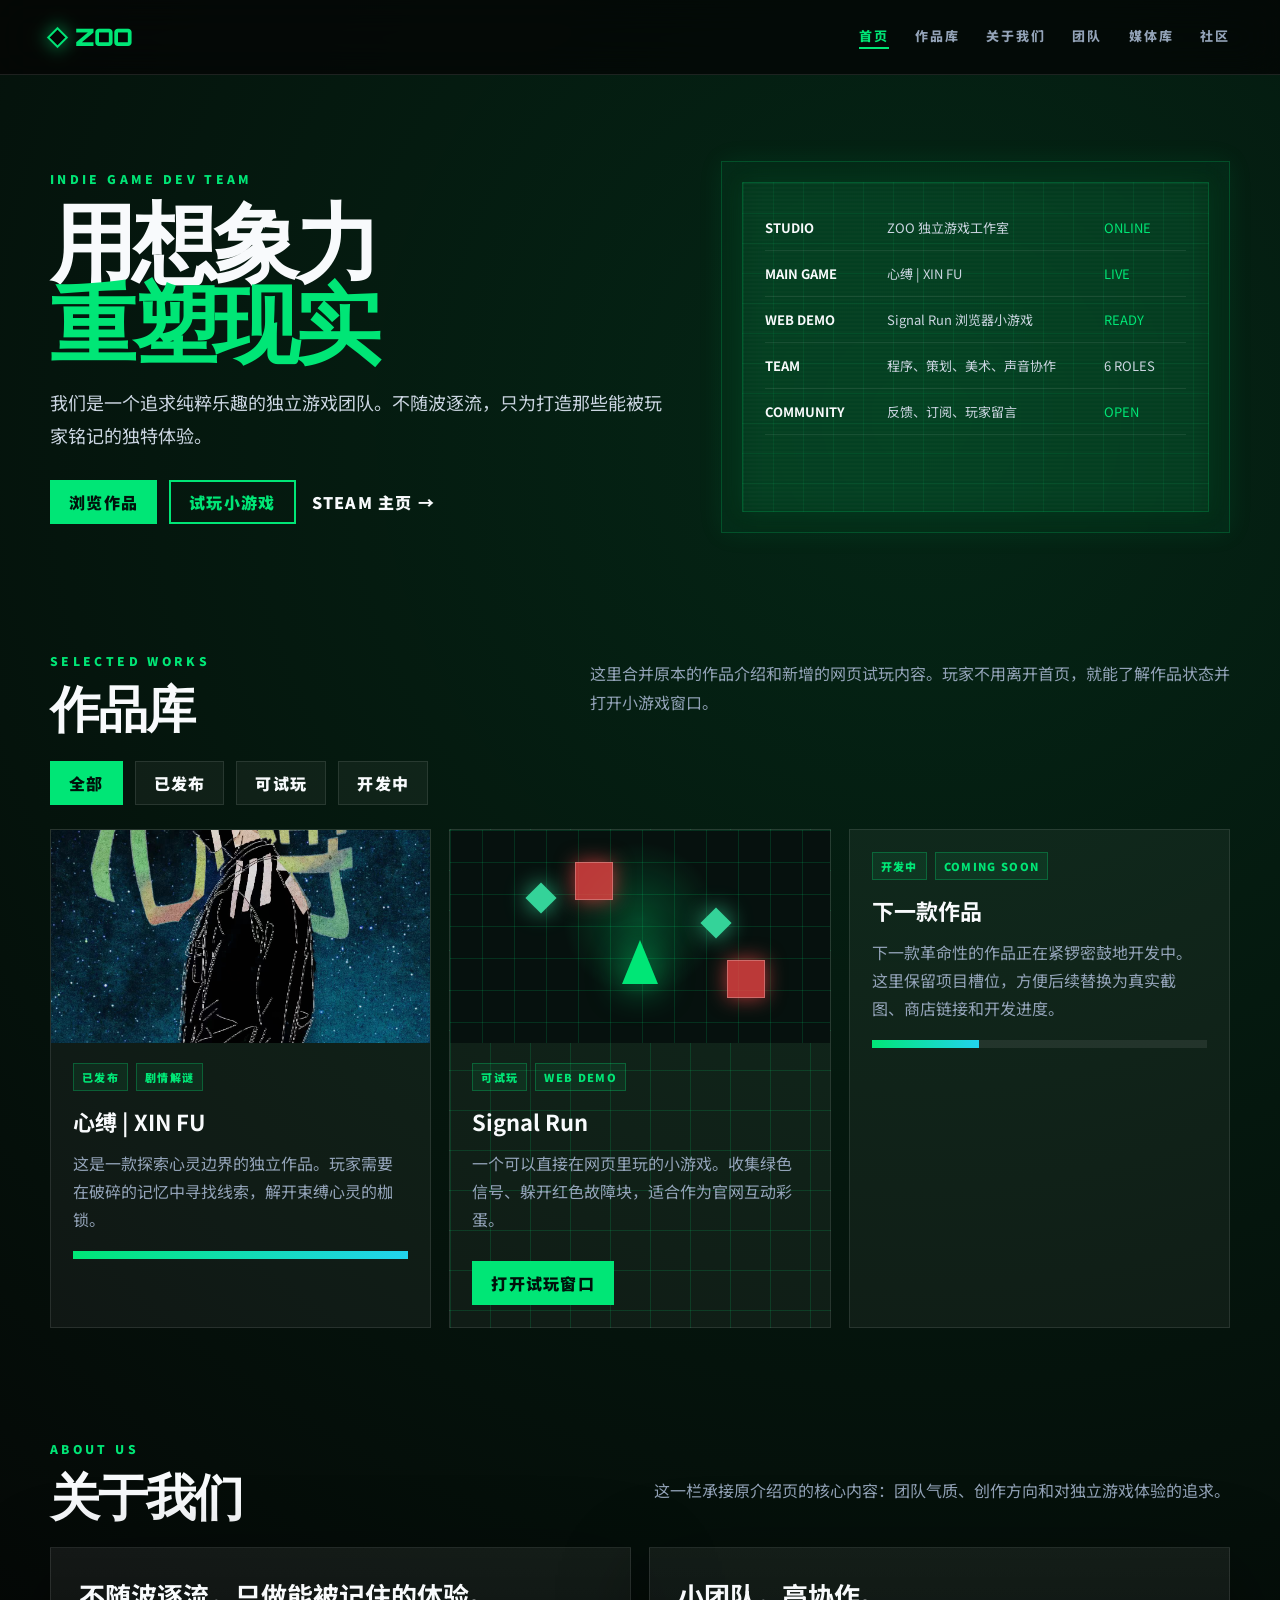
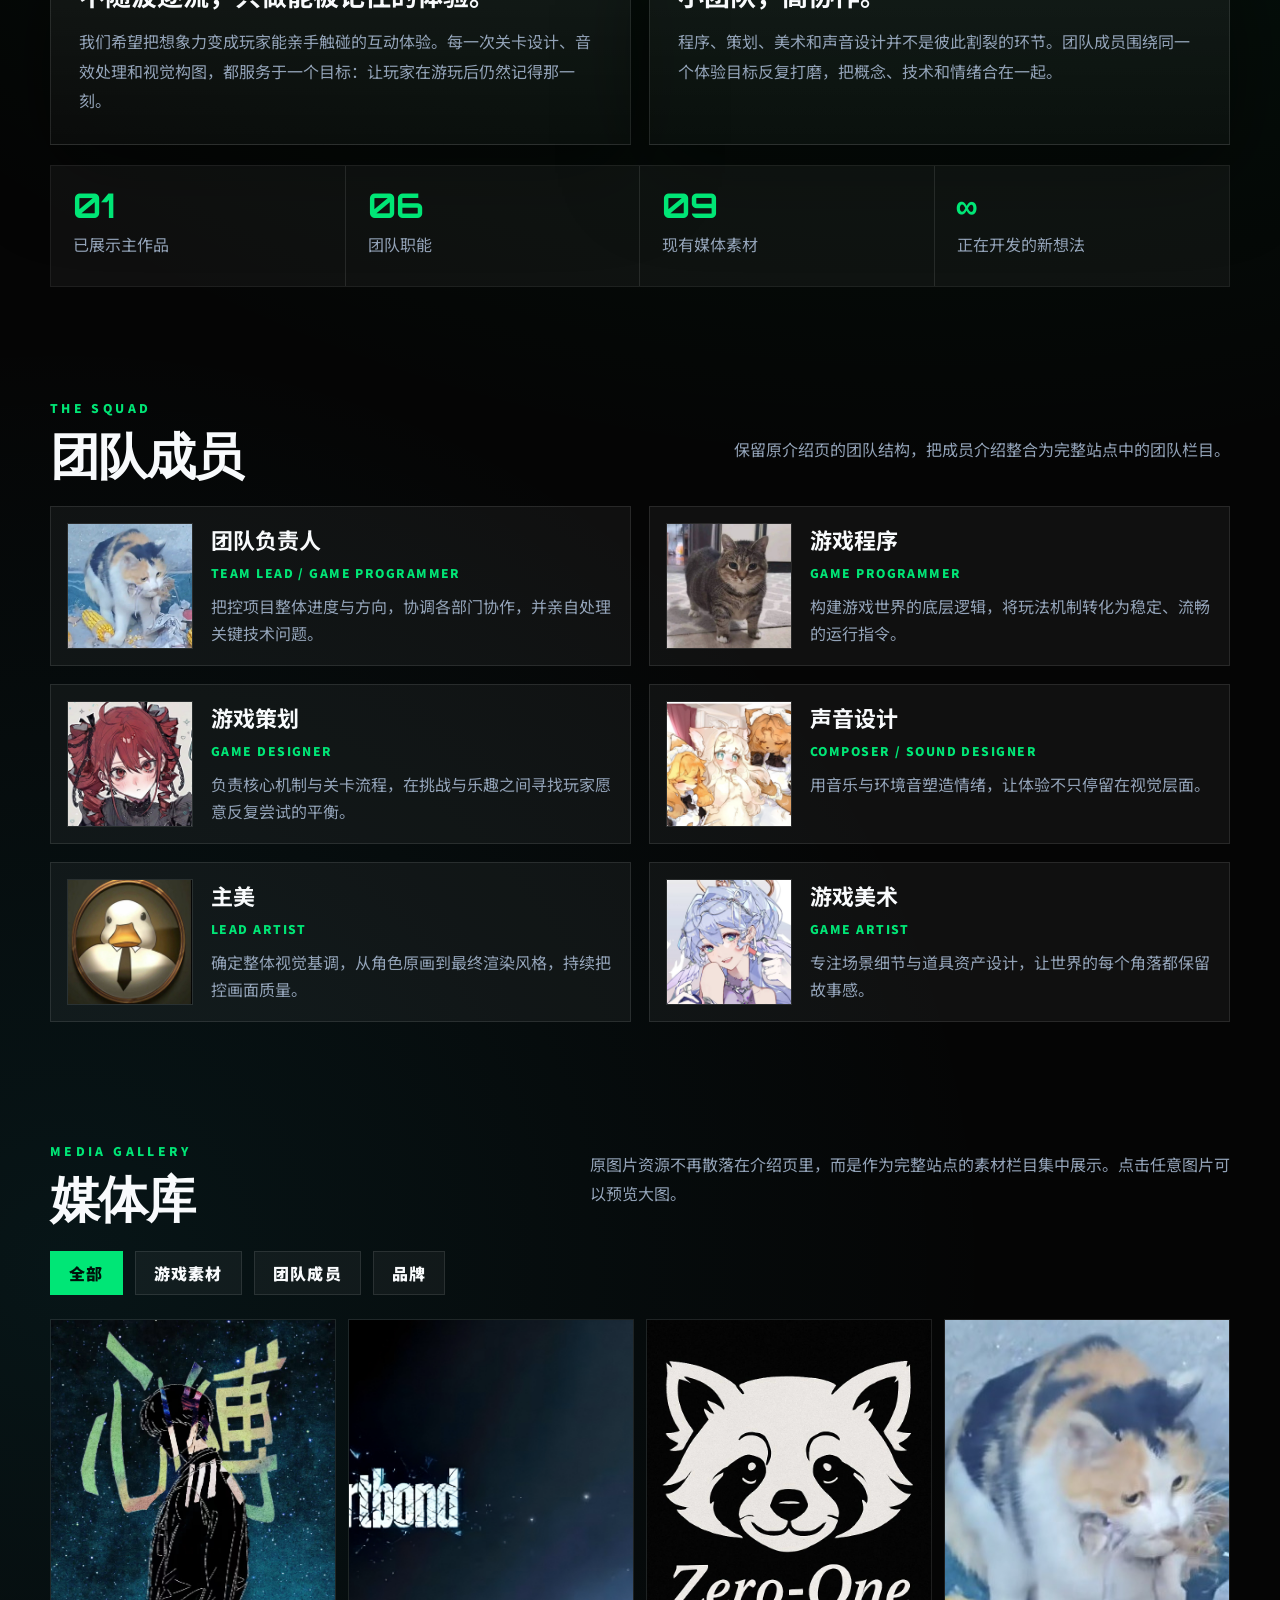
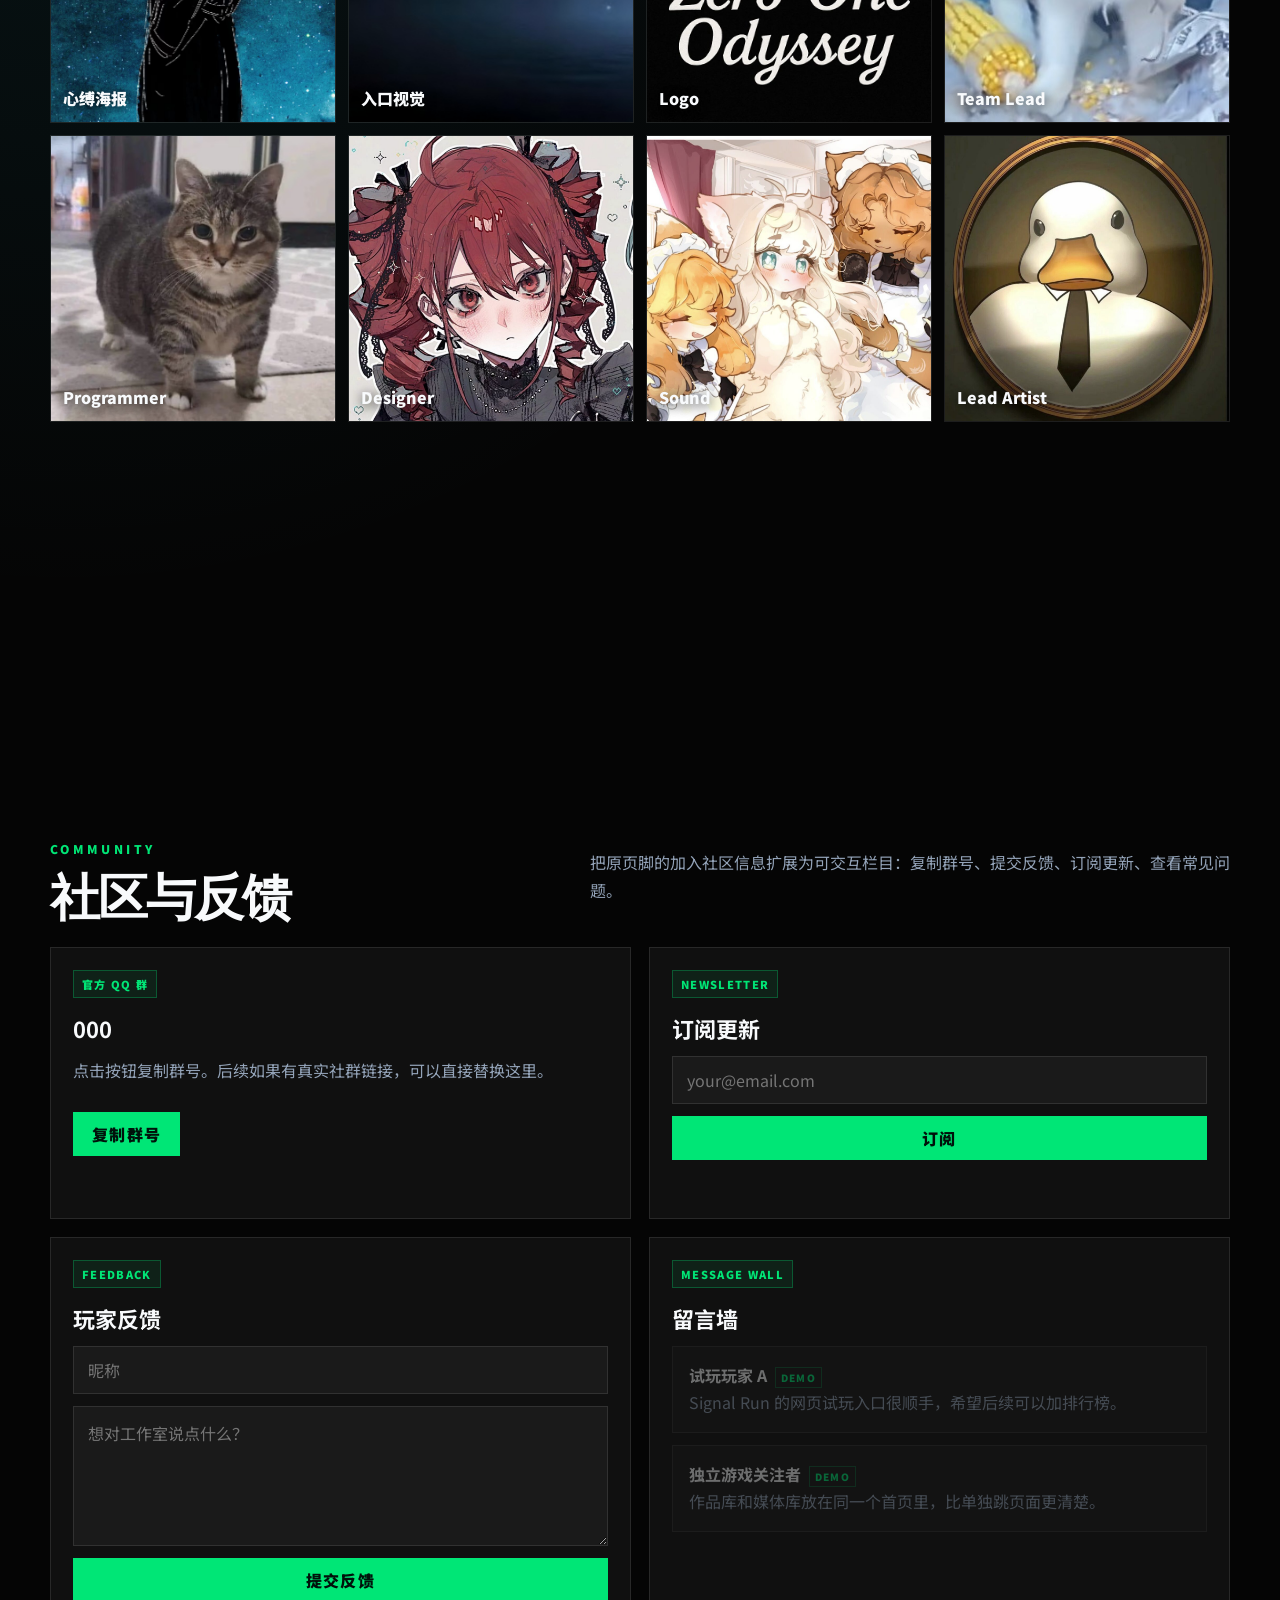
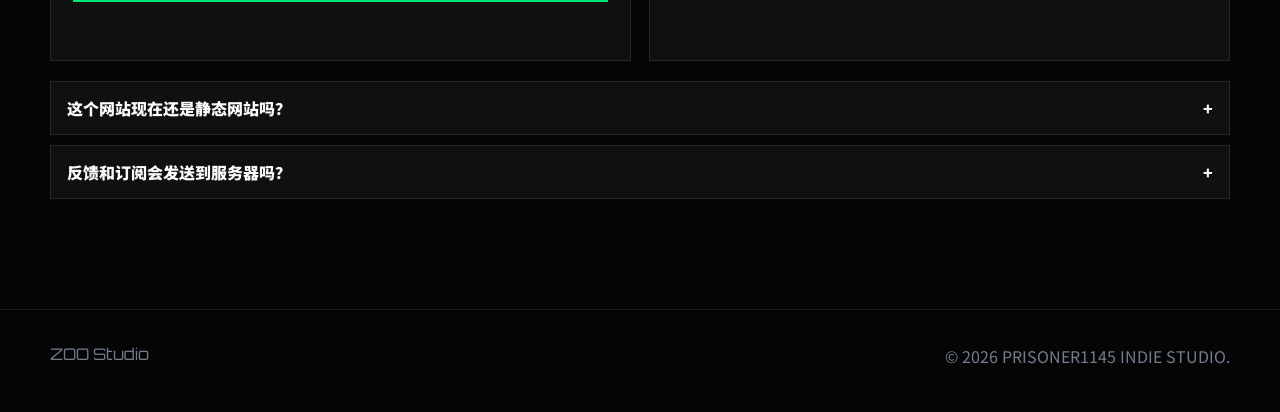
<file: index.html>
<!DOCTYPE html>
<html lang="zh-CN">
<head>
    <meta charset="UTF-8">
    <meta name="viewport" content="width=device-width, initial-scale=1.0">
    <title>ZOO 工作室 | 独立游戏团队</title>
    <link rel="stylesheet" href="./css/site.css">
</head>
<body>
    <div class="site-shell">
        <header class="site-header">
            <div class="site-header__inner">
                <a class="brand" href="#home"><span class="brand-mark"></span>ZOO</a>
                <button class="nav-toggle" type="button" data-nav-toggle aria-expanded="false">菜单</button>
                <nav class="site-nav" data-site-nav>
                    <a href="#home">首页</a>
                    <a href="#games">作品库</a>
                    <a href="#about">关于我们</a>
                    <a href="#team">团队</a>
                    <a href="#media">媒体库</a>
                    <a href="#community">社区</a>
                </nav>
            </div>
        </header>

        <main class="page-main">
            <section id="home" class="page-hero integrated-hero">
                <div data-reveal>
                    <p class="hero-kicker">Indie Game Dev Team</p>
                    <h1 class="page-title">用想象力<br><span>重塑现实</span></h1>
                    <p class="page-copy">我们是一个追求纯粹乐趣的独立游戏团队。不随波逐流，只为打造那些能被玩家铭记的独特体验。</p>
                    <div class="hero-actions">
                        <a class="button button--primary" href="#games">浏览作品</a>
                        <button class="button button--outline" type="button" data-open-mini-game>试玩小游戏</button>
                        <a class="button button--text" href="https://store.steampowered.com" target="_blank" rel="noopener">Steam 主页 →</a>
                    </div>
                </div>
                <aside class="hero-panel" data-reveal>
                    <div class="command-screen" aria-label="ZOO studio status panel">
                        <div class="screen-row"><strong>STUDIO</strong><span>ZOO 独立游戏工作室</span><span class="signal">ONLINE</span></div>
                        <div class="screen-row"><strong>MAIN GAME</strong><span>心缚 | XIN FU</span><span class="signal">LIVE</span></div>
                        <div class="screen-row"><strong>WEB DEMO</strong><span>Signal Run 浏览器小游戏</span><span class="signal">READY</span></div>
                        <div class="screen-row"><strong>TEAM</strong><span>程序、策划、美术、声音协作</span><span>6 ROLES</span></div>
                        <div class="screen-row"><strong>COMMUNITY</strong><span>反馈、订阅、玩家留言</span><span class="signal">OPEN</span></div>
                    </div>
                </aside>
            </section>

            <section id="games" class="section" data-filter-scope>
                <div class="section-head">
                    <div>
                        <p class="section-kicker">Selected Works</p>
                        <h2 class="section-title">作品库</h2>
                    </div>
                    <p class="section-copy">这里合并原本的作品介绍和新增的网页试玩内容。玩家不用离开首页，就能了解作品状态并打开小游戏窗口。</p>
                </div>
                <div class="filter-row">
                    <button class="chip is-active" type="button" data-filter="all">全部</button>
                    <button class="chip" type="button" data-filter="released">已发布</button>
                    <button class="chip" type="button" data-filter="playable">可试玩</button>
                    <button class="chip" type="button" data-filter="prototype">开发中</button>
                </div>
                <div class="grid grid--3" style="margin-top: 24px;">
                    <article class="card" data-filter-item data-tags="released story puzzle" data-reveal>
                        <div class="card__media"><img src="./images/haibao.jpg" alt="心缚游戏海报"></div>
                        <div class="meta"><span class="tag">已发布</span><span class="tag">剧情解谜</span></div>
                        <h3>心缚 | XIN FU</h3>
                        <p>这是一款探索心灵边界的独立作品。玩家需要在破碎的记忆中寻找线索，解开束缚心灵的枷锁。</p>
                        <div class="progress"><span style="width: 100%;"></span></div>
                    </article>

                    <article class="card" data-filter-item data-tags="playable arcade web" data-reveal>
                        <div class="play-preview" aria-hidden="true">
                            <span class="play-preview__signal one"></span>
                            <span class="play-preview__signal two"></span>
                            <span class="play-preview__danger one"></span>
                            <span class="play-preview__danger two"></span>
                            <span class="play-preview__ship"></span>
                        </div>
                        <div class="meta"><span class="tag">可试玩</span><span class="tag">Web Demo</span></div>
                        <h3>Signal Run</h3>
                        <p>一个可以直接在网页里玩的小游戏。收集绿色信号、躲开红色故障块，适合作为官网互动彩蛋。</p>
                        <div class="section-actions"><button class="button button--primary" type="button" data-open-mini-game>打开试玩窗口</button></div>
                    </article>

                    <article class="card" data-filter-item data-tags="prototype" data-reveal>
                        <div class="meta"><span class="tag">开发中</span><span class="tag">Coming Soon</span></div>
                        <h3>下一款作品</h3>
                        <p>下一款革命性的作品正在紧锣密鼓地开发中。这里保留项目槽位，方便后续替换为真实截图、商店链接和开发进度。</p>
                        <div class="progress"><span style="width: 32%;"></span></div>
                    </article>
                </div>
            </section>

            <section id="about" class="section">
                <div class="section-head">
                    <div>
                        <p class="section-kicker">About Us</p>
                        <h2 class="section-title">关于我们</h2>
                    </div>
                    <p class="section-copy">这一栏承接原介绍页的核心内容：团队气质、创作方向和对独立游戏体验的追求。</p>
                </div>
                <div class="grid grid--2">
                    <article class="feature-panel about-panel" data-reveal>
                        <h3>不随波逐流，只做能被记住的体验。</h3>
                        <p>我们希望把想象力变成玩家能亲手触碰的互动体验。每一次关卡设计、音效处理和视觉构图，都服务于一个目标：让玩家在游玩后仍然记得那一刻。</p>
                    </article>
                    <article class="feature-panel about-panel" data-reveal>
                        <h3>小团队，高协作。</h3>
                        <p>程序、策划、美术和声音设计并不是彼此割裂的环节。团队成员围绕同一个体验目标反复打磨，把概念、技术和情绪合在一起。</p>
                    </article>
                </div>
                <div class="stat-strip" data-reveal>
                    <div><strong>01</strong><span>已展示主作品</span></div>
                    <div><strong>06</strong><span>团队职能</span></div>
                    <div><strong>09</strong><span>现有媒体素材</span></div>
                    <div><strong>∞</strong><span>正在开发的新想法</span></div>
                </div>
            </section>

            <section id="team" class="section">
                <div class="section-head">
                    <div>
                        <p class="section-kicker">The Squad</p>
                        <h2 class="section-title">团队成员</h2>
                    </div>
                    <p class="section-copy">保留原介绍页的团队结构，把成员介绍整合为完整站点中的团队栏目。</p>
                </div>
                <div class="team-grid">
                    <article class="team-card" data-reveal>
                        <img src="./images/me.jpg" alt="团队负责人头像">
                        <div><h3>团队负责人</h3><p class="role">Team Lead / Game Programmer</p><p>把控项目整体进度与方向，协调各部门协作，并亲自处理关键技术问题。</p></div>
                    </article>
                    <article class="team-card" data-reveal>
                        <img src="./images/xie.jpg" alt="程序成员头像">
                        <div><h3>游戏程序</h3><p class="role">Game Programmer</p><p>构建游戏世界的底层逻辑，将玩法机制转化为稳定、流畅的运行指令。</p></div>
                    </article>
                    <article class="team-card" data-reveal>
                        <img src="./images/xu.jpg" alt="策划成员头像">
                        <div><h3>游戏策划</h3><p class="role">Game Designer</p><p>负责核心机制与关卡流程，在挑战与乐趣之间寻找玩家愿意反复尝试的平衡。</p></div>
                    </article>
                    <article class="team-card" data-reveal>
                        <img src="./images/wang.jpg" alt="声音设计成员头像">
                        <div><h3>声音设计</h3><p class="role">Composer / Sound Designer</p><p>用音乐与环境音塑造情绪，让体验不只停留在视觉层面。</p></div>
                    </article>
                    <article class="team-card" data-reveal>
                        <img src="./images/liu.jpg" alt="主美成员头像">
                        <div><h3>主美</h3><p class="role">Lead Artist</p><p>确定整体视觉基调，从角色原画到最终渲染风格，持续把控画面质量。</p></div>
                    </article>
                    <article class="team-card" data-reveal>
                        <img src="./images/lin.jpg" alt="游戏美术成员头像">
                        <div><h3>游戏美术</h3><p class="role">Game Artist</p><p>专注场景细节与道具资产设计，让世界的每个角落都保留故事感。</p></div>
                    </article>
                </div>
            </section>

            <section id="media" class="section" data-filter-scope>
                <div class="section-head">
                    <div>
                        <p class="section-kicker">Media Gallery</p>
                        <h2 class="section-title">媒体库</h2>
                    </div>
                    <p class="section-copy">原图片资源不再散落在介绍页里，而是作为完整站点的素材栏目集中展示。点击任意图片可以预览大图。</p>
                </div>
                <div class="filter-row">
                    <button class="chip is-active" type="button" data-filter="all">全部</button>
                    <button class="chip" type="button" data-filter="game">游戏素材</button>
                    <button class="chip" type="button" data-filter="team">团队成员</button>
                    <button class="chip" type="button" data-filter="brand">品牌</button>
                </div>
                <div class="media-grid" style="margin-top: 24px;">
                    <button class="media-tile" type="button" data-filter-item data-tags="game" data-lightbox="./images/haibao.jpg" data-lightbox-alt="心缚游戏海报" data-reveal><img src="./images/haibao.jpg" alt="心缚游戏海报"><span>心缚海报</span></button>
                    <button class="media-tile" type="button" data-filter-item data-tags="game" data-lightbox="./images/kaishi.jpeg" data-lightbox-alt="游戏入口图" data-reveal><img src="./images/kaishi.jpeg" alt="游戏入口图"><span>入口视觉</span></button>
                    <button class="media-tile" type="button" data-filter-item data-tags="brand" data-lightbox="./images/logo.jpg" data-lightbox-alt="ZOO Logo" data-reveal><img src="./images/logo.jpg" alt="ZOO Logo"><span>Logo</span></button>
                    <button class="media-tile" type="button" data-filter-item data-tags="team" data-lightbox="./images/me.jpg" data-lightbox-alt="团队负责人头像" data-reveal><img src="./images/me.jpg" alt="团队负责人头像"><span>Team Lead</span></button>
                    <button class="media-tile" type="button" data-filter-item data-tags="team" data-lightbox="./images/xie.jpg" data-lightbox-alt="程序成员头像" data-reveal><img src="./images/xie.jpg" alt="程序成员头像"><span>Programmer</span></button>
                    <button class="media-tile" type="button" data-filter-item data-tags="team" data-lightbox="./images/xu.jpg" data-lightbox-alt="策划成员头像" data-reveal><img src="./images/xu.jpg" alt="策划成员头像"><span>Designer</span></button>
                    <button class="media-tile" type="button" data-filter-item data-tags="team" data-lightbox="./images/wang.jpg" data-lightbox-alt="声音设计头像" data-reveal><img src="./images/wang.jpg" alt="声音设计头像"><span>Sound</span></button>
                    <button class="media-tile" type="button" data-filter-item data-tags="team" data-lightbox="./images/liu.jpg" data-lightbox-alt="主美头像" data-reveal><img src="./images/liu.jpg" alt="主美头像"><span>Lead Artist</span></button>
                    <button class="media-tile" type="button" data-filter-item data-tags="team" data-lightbox="./images/lin.jpg" data-lightbox-alt="游戏美术头像" data-reveal><img src="./images/lin.jpg" alt="游戏美术头像"><span>Game Artist</span></button>
                </div>
            </section>

            <section id="community" class="section">
                <div class="section-head">
                    <div>
                        <p class="section-kicker">Community</p>
                        <h2 class="section-title">社区与反馈</h2>
                    </div>
                    <p class="section-copy">把原页脚的加入社区信息扩展为可交互栏目：复制群号、提交反馈、订阅更新、查看常见问题。</p>
                </div>
                <div class="grid grid--2">
                    <article class="card" data-reveal>
                        <div class="meta"><span class="tag">官方 QQ 群</span></div>
                        <h3>000</h3>
                        <p>点击按钮复制群号。后续如果有真实社群链接，可以直接替换这里。</p>
                        <div class="section-actions"><button class="button button--primary" type="button" data-copy="000">复制群号</button></div>
                    </article>
                    <article class="card" data-reveal>
                        <div class="meta"><span class="tag">Newsletter</span></div>
                        <h3>订阅更新</h3>
                        <form class="form-grid" data-newsletter-form>
                            <input class="form-field" type="email" placeholder="your@email.com" required>
                            <button class="button button--primary" type="submit">订阅</button>
                            <p class="form-status" data-form-status></p>
                        </form>
                    </article>
                    <article class="card" data-reveal>
                        <div class="meta"><span class="tag">Feedback</span></div>
                        <h3>玩家反馈</h3>
                        <form class="form-grid" data-feedback-form>
                            <input class="form-field" name="name" placeholder="昵称">
                            <textarea class="form-field" name="message" placeholder="想对工作室说点什么？"></textarea>
                            <button class="button button--primary" type="submit">提交反馈</button>
                            <p class="form-status" data-form-status></p>
                        </form>
                    </article>
                    <article class="card" data-reveal>
                        <div class="meta"><span class="tag">Message Wall</span></div>
                        <h3>留言墙</h3>
                        <div class="message-wall" data-message-wall></div>
                    </article>
                </div>

                <div class="accordion" data-accordion style="margin-top: 20px;">
                    <div class="accordion-item">
                        <button type="button" aria-expanded="false">这个网站现在还是静态网站吗？<span>+</span></button>
                        <div class="accordion-panel">是。所有栏目都合并在首页，仍然可以直接用浏览器打开，也适合部署到 GitHub Pages。</div>
                    </div>
                    <div class="accordion-item">
                        <button type="button" aria-expanded="false">反馈和订阅会发送到服务器吗？<span>+</span></button>
                        <div class="accordion-panel">不会。当前是本地交互演示，数据保存在浏览器 localStorage，后续可以再接真实后端。</div>
                    </div>
                </div>
            </section>
        </main>

        <footer class="footer">
            <div class="footer__inner">
                <span class="font-gaming">ZOO Studio</span>
                <span>&copy; 2026 PRISONER1145 INDIE STUDIO.</span>
            </div>
        </footer>
    </div>

    <div class="lightbox" data-lightbox-viewer aria-modal="true" role="dialog" aria-label="图片预览">
        <button class="button lightbox__close" type="button" data-lightbox-close>关闭</button>
        <img alt="">
    </div>

    <div id="mini-game-modal" class="game-modal" aria-hidden="true">
        <div class="game-modal__panel" role="dialog" aria-modal="true" aria-label="Signal Run playable mini game">
            <div class="game-modal__bar">
                <div>
                    <p class="game-modal__label">Playable Mini Game</p>
                    <h2 class="game-modal__title font-gaming">Signal Run</h2>
                </div>
                <div class="game-modal__actions">
                    <a class="game-modal__button" href="./mini-game.html" target="_blank" rel="noopener">新窗口打开</a>
                    <button type="button" class="game-modal__button" data-close-mini-game>关闭</button>
                </div>
            </div>
            <iframe id="mini-game-frame" title="Signal Run playable mini game" data-src="./mini-game.html" allow="gamepad"></iframe>
        </div>
    </div>

    <script src="./js/site.js"></script>
</body>
</html>
</file>
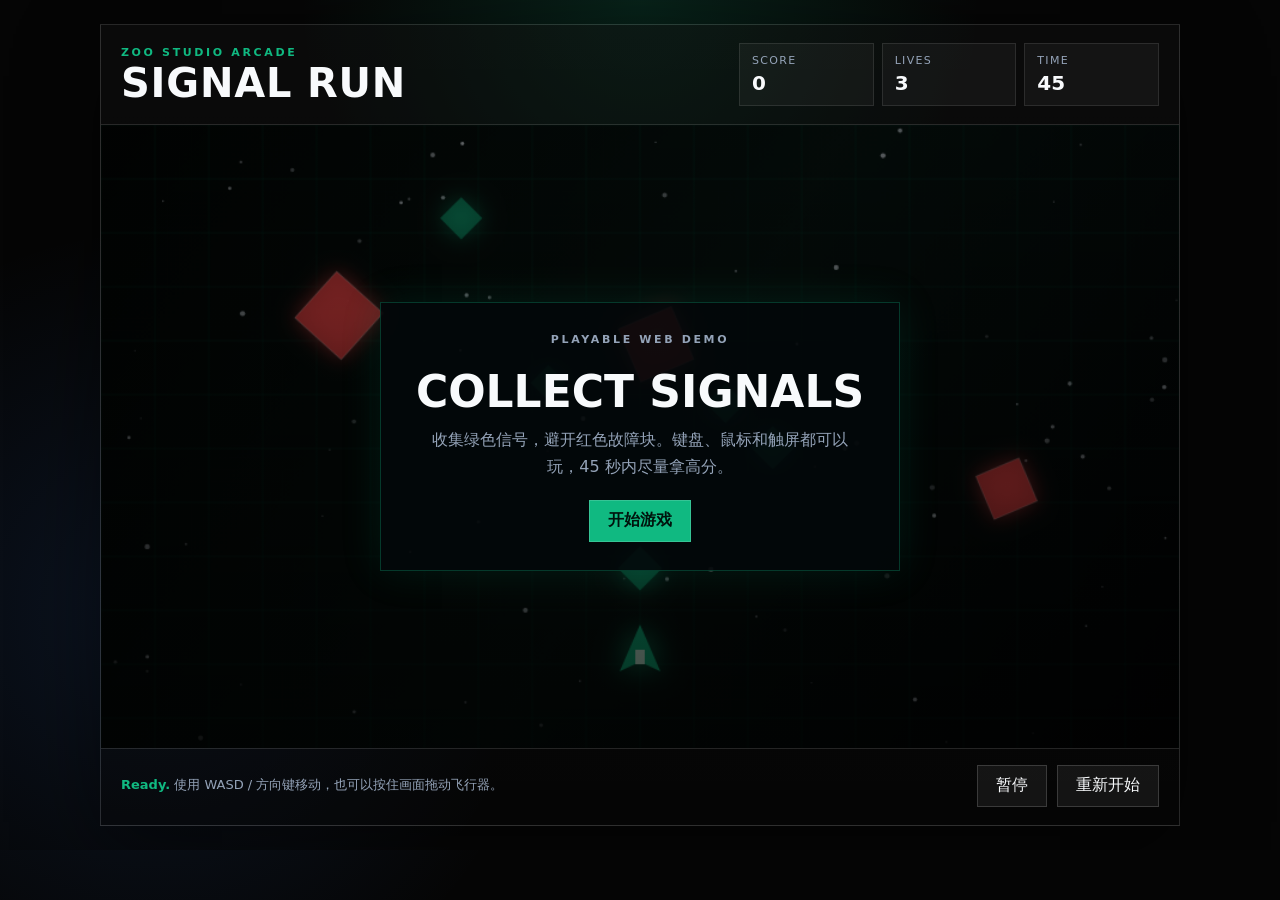
<file: mini-game.html>
<!DOCTYPE html>
<html lang="zh-CN">
<head>
    <meta charset="UTF-8">
    <meta name="viewport" content="width=device-width, initial-scale=1.0">
    <title>ZOO Mini Game | Signal Run</title>
    <style>
        :root {
            --bg: #050505;
            --panel: rgba(8, 14, 18, 0.86);
            --line: rgba(255, 255, 255, 0.12);
            --text: #f8fafc;
            --muted: #94a3b8;
            --accent: #10b981;
            --danger: #ef4444;
            --gold: #fbbf24;
        }

        * {
            box-sizing: border-box;
        }

        html,
        body {
            margin: 0;
            min-height: 100%;
            background: radial-gradient(circle at 50% 0%, rgba(16, 185, 129, 0.16), transparent 32%),
                        radial-gradient(circle at 12% 72%, rgba(59, 130, 246, 0.12), transparent 30%),
                        var(--bg);
            color: var(--text);
            font-family: Inter, "Noto Sans SC", system-ui, -apple-system, BlinkMacSystemFont, "Segoe UI", sans-serif;
            overflow-x: hidden;
        }

        body {
            display: flex;
            align-items: center;
            justify-content: center;
            padding: 24px;
        }

        button {
            border: 0;
            font: inherit;
        }

        .game-shell {
            width: min(1080px, 100%);
            border: 1px solid var(--line);
            background: linear-gradient(180deg, rgba(255, 255, 255, 0.05), rgba(255, 255, 255, 0.015));
            box-shadow: 0 24px 80px rgba(0, 0, 0, 0.48);
            overflow: hidden;
        }

        .topbar {
            display: flex;
            align-items: center;
            justify-content: space-between;
            gap: 16px;
            padding: 18px 20px;
            border-bottom: 1px solid var(--line);
            background: rgba(0, 0, 0, 0.42);
        }

        .brand {
            display: grid;
            gap: 4px;
        }

        .eyebrow {
            margin: 0;
            color: var(--accent);
            font-size: 11px;
            font-weight: 800;
            letter-spacing: 0.24em;
            text-transform: uppercase;
        }

        h1 {
            margin: 0;
            font-size: clamp(24px, 4vw, 40px);
            line-height: 1;
            letter-spacing: 0.02em;
            text-transform: uppercase;
        }

        .stats {
            display: grid;
            grid-template-columns: repeat(3, minmax(86px, 1fr));
            gap: 8px;
            width: min(420px, 100%);
        }

        .stat {
            border: 1px solid rgba(255, 255, 255, 0.1);
            background: rgba(255, 255, 255, 0.04);
            padding: 10px 12px;
        }

        .stat span {
            display: block;
            color: var(--muted);
            font-size: 11px;
            letter-spacing: 0.12em;
            text-transform: uppercase;
        }

        .stat strong {
            display: block;
            margin-top: 4px;
            color: var(--text);
            font-size: 20px;
            font-variant-numeric: tabular-nums;
        }

        .stage-wrap {
            position: relative;
            background: #020403;
        }

        canvas {
            display: block;
            width: 100%;
            aspect-ratio: 900 / 520;
            background: #030706;
            cursor: crosshair;
            touch-action: none;
        }

        .start-overlay {
            position: absolute;
            inset: 0;
            display: flex;
            align-items: center;
            justify-content: center;
            padding: 24px;
            background: linear-gradient(180deg, rgba(0, 0, 0, 0.38), rgba(0, 0, 0, 0.72));
            transition: opacity 180ms ease, visibility 180ms ease;
        }

        .start-overlay.is-hidden {
            opacity: 0;
            visibility: hidden;
            pointer-events: none;
        }

        .intro-card {
            width: min(520px, 100%);
            border: 1px solid rgba(16, 185, 129, 0.28);
            background: rgba(3, 8, 10, 0.86);
            padding: 28px;
            text-align: center;
            box-shadow: 0 0 40px rgba(16, 185, 129, 0.12);
        }

        .intro-card h2 {
            margin: 0 0 12px;
            font-size: clamp(26px, 5vw, 44px);
            line-height: 1;
            text-transform: uppercase;
        }

        .intro-card p {
            margin: 0 auto 20px;
            max-width: 420px;
            color: var(--muted);
            line-height: 1.7;
        }

        .controls {
            display: flex;
            flex-wrap: wrap;
            align-items: center;
            justify-content: space-between;
            gap: 14px;
            padding: 16px 20px 18px;
            border-top: 1px solid var(--line);
            background: rgba(0, 0, 0, 0.42);
        }

        .hint {
            margin: 0;
            color: var(--muted);
            font-size: 13px;
            line-height: 1.6;
        }

        .actions {
            display: flex;
            flex-wrap: wrap;
            gap: 10px;
        }

        .btn {
            min-height: 42px;
            padding: 0 18px;
            border: 1px solid rgba(255, 255, 255, 0.16);
            background: rgba(255, 255, 255, 0.06);
            color: var(--text);
            cursor: pointer;
            transition: transform 160ms ease, border-color 160ms ease, background 160ms ease;
        }

        .btn:hover,
        .btn:focus-visible {
            transform: translateY(-1px);
            border-color: rgba(16, 185, 129, 0.7);
            outline: none;
        }

        .btn-primary {
            background: var(--accent);
            color: #00140d;
            font-weight: 900;
        }

        .status {
            color: var(--accent);
            font-weight: 800;
        }

        @media (max-width: 720px) {
            body {
                padding: 0;
            }

            .game-shell {
                min-height: 100vh;
                border-left: 0;
                border-right: 0;
            }

            .topbar {
                align-items: stretch;
                flex-direction: column;
            }

            .stats {
                grid-template-columns: repeat(3, 1fr);
                width: 100%;
            }

            .stat {
                padding: 8px;
            }

            .stat strong {
                font-size: 18px;
            }

            .controls {
                align-items: stretch;
            }

            .actions,
            .actions .btn {
                width: 100%;
            }
        }
    </style>
</head>
<body>
    <main class="game-shell" aria-label="Signal Run mini game">
        <header class="topbar">
            <div class="brand">
                <p class="eyebrow">ZOO Studio Arcade</p>
                <h1>Signal Run</h1>
            </div>
            <div class="stats" aria-live="polite">
                <div class="stat">
                    <span>Score</span>
                    <strong id="score">0</strong>
                </div>
                <div class="stat">
                    <span>Lives</span>
                    <strong id="lives">3</strong>
                </div>
                <div class="stat">
                    <span>Time</span>
                    <strong id="time">45</strong>
                </div>
            </div>
        </header>

        <section class="stage-wrap">
            <canvas id="game" width="900" height="520" tabindex="0" aria-label="Signal Run play field"></canvas>
            <div id="startOverlay" class="start-overlay">
                <div class="intro-card">
                    <p class="eyebrow">Playable Web Demo</p>
                    <h2>Collect Signals</h2>
                    <p>收集绿色信号，避开红色故障块。键盘、鼠标和触屏都可以玩，45 秒内尽量拿高分。</p>
                    <button id="startGame" class="btn btn-primary" type="button">开始游戏</button>
                </div>
            </div>
        </section>

        <footer class="controls">
            <p class="hint">
                <span class="status" id="status">Ready.</span>
                使用 WASD / 方向键移动，也可以按住画面拖动飞行器。
            </p>
            <div class="actions">
                <button id="pauseGame" class="btn" type="button">暂停</button>
                <button id="restartGame" class="btn" type="button">重新开始</button>
            </div>
        </footer>
    </main>

    <script>
        (() => {
            const canvas = document.getElementById("game");
            const ctx = canvas.getContext("2d");
            const scoreEl = document.getElementById("score");
            const livesEl = document.getElementById("lives");
            const timeEl = document.getElementById("time");
            const statusEl = document.getElementById("status");
            const startOverlay = document.getElementById("startOverlay");
            const startButton = document.getElementById("startGame");
            const pauseButton = document.getElementById("pauseGame");
            const restartButton = document.getElementById("restartGame");

            const width = 900;
            const height = 520;
            const keys = new Set();
            const hazards = [];
            const signals = [];
            const sparks = [];
            const stars = Array.from({ length: 80 }, () => ({
                x: Math.random() * width,
                y: Math.random() * height,
                r: Math.random() * 1.8 + 0.4,
                a: Math.random() * 0.5 + 0.2
            }));

            let score = 0;
            let lives = 3;
            let timeLeft = 45;
            let running = false;
            let paused = false;
            let ended = false;
            let lastTime = 0;
            let hazardTimer = 0;
            let signalTimer = 0;
            let hitCooldown = 0;
            let pointerTarget = null;

            const player = {
                x: width / 2,
                y: height - 82,
                radius: 16,
                speed: 255
            };

            function setHud() {
                scoreEl.textContent = String(score);
                livesEl.textContent = String(lives);
                timeEl.textContent = String(Math.max(0, Math.ceil(timeLeft)));
            }

            function resetGame(autostart = true) {
                score = 0;
                lives = 3;
                timeLeft = 45;
                running = autostart;
                paused = false;
                ended = false;
                hazardTimer = 0;
                signalTimer = 0;
                hitCooldown = 0;
                pointerTarget = null;
                player.x = width / 2;
                player.y = height - 82;
                hazards.length = 0;
                signals.length = 0;
                sparks.length = 0;
                signals.push({
                    x: width / 2,
                    y: height - 150,
                    radius: 13,
                    phase: 0
                });
                for (let i = 0; i < 4; i += 1) spawnSignal();
                for (let i = 0; i < 3; i += 1) spawnHazard(true);
                statusEl.textContent = autostart ? "Signal online." : "Ready.";
                pauseButton.textContent = "暂停";
                startOverlay.classList.toggle("is-hidden", autostart);
                setHud();
            }

            function startGame() {
                resetGame(true);
                canvas.focus();
            }

            function endGame(message) {
                ended = true;
                running = false;
                paused = false;
                statusEl.textContent = message;
                startOverlay.classList.remove("is-hidden");
                startOverlay.querySelector("h2").textContent = message === "Mission complete." ? "Mission Complete" : "Signal Lost";
                startOverlay.querySelector("p:not(.eyebrow)").textContent = `最终得分 ${score}。点击开始游戏再来一局。`;
                startButton.textContent = "再玩一次";
            }

            function spawnSignal() {
                signals.push({
                    x: 40 + Math.random() * (width - 80),
                    y: 54 + Math.random() * (height - 130),
                    radius: 10 + Math.random() * 4,
                    phase: Math.random() * Math.PI * 2
                });
            }

            function spawnHazard(fromTop = false) {
                const size = 28 + Math.random() * 28;
                const speed = 82 + Math.random() * 110 + Math.max(0, 45 - timeLeft) * 1.4;
                hazards.push({
                    x: Math.random() * (width - size),
                    y: fromTop ? Math.random() * height * 0.55 : -size - 12,
                    size,
                    speed,
                    drift: (Math.random() - 0.5) * 70,
                    spin: (Math.random() - 0.5) * 2
                });
            }

            function burst(x, y, color, count = 12) {
                for (let i = 0; i < count; i += 1) {
                    const angle = Math.random() * Math.PI * 2;
                    const speed = 60 + Math.random() * 160;
                    sparks.push({
                        x,
                        y,
                        vx: Math.cos(angle) * speed,
                        vy: Math.sin(angle) * speed,
                        life: 0.45 + Math.random() * 0.35,
                        color
                    });
                }
            }

            function clamp(value, min, max) {
                return Math.max(min, Math.min(max, value));
            }

            function circleRectCollision(circle, rect) {
                const closestX = clamp(circle.x, rect.x, rect.x + rect.size);
                const closestY = clamp(circle.y, rect.y, rect.y + rect.size);
                const dx = circle.x - closestX;
                const dy = circle.y - closestY;
                return dx * dx + dy * dy < circle.radius * circle.radius;
            }

            function updatePlayer(dt) {
                let vx = 0;
                let vy = 0;

                if (keys.has("arrowleft") || keys.has("a")) vx -= 1;
                if (keys.has("arrowright") || keys.has("d")) vx += 1;
                if (keys.has("arrowup") || keys.has("w")) vy -= 1;
                if (keys.has("arrowdown") || keys.has("s")) vy += 1;

                if (vx || vy) {
                    const length = Math.hypot(vx, vy);
                    player.x += (vx / length) * player.speed * dt;
                    player.y += (vy / length) * player.speed * dt;
                } else if (pointerTarget) {
                    const dx = pointerTarget.x - player.x;
                    const dy = pointerTarget.y - player.y;
                    const dist = Math.hypot(dx, dy);
                    if (dist > 2) {
                        const step = Math.min(dist, player.speed * 1.35 * dt);
                        player.x += (dx / dist) * step;
                        player.y += (dy / dist) * step;
                    }
                }

                player.x = clamp(player.x, player.radius, width - player.radius);
                player.y = clamp(player.y, player.radius, height - player.radius);
            }

            function update(dt) {
                if (!running || paused || ended) return;

                timeLeft -= dt;
                hitCooldown = Math.max(0, hitCooldown - dt);
                hazardTimer -= dt;
                signalTimer -= dt;

                updatePlayer(dt);

                if (hazardTimer <= 0) {
                    spawnHazard();
                    hazardTimer = Math.max(0.28, 0.95 - Math.max(0, 45 - timeLeft) * 0.012);
                }

                if (signalTimer <= 0 && signals.length < 8) {
                    spawnSignal();
                    signalTimer = 1.15;
                }

                for (let i = hazards.length - 1; i >= 0; i -= 1) {
                    const h = hazards[i];
                    h.y += h.speed * dt;
                    h.x += Math.sin((performance.now() / 650) * h.spin + h.y * 0.01) * h.drift * dt;
                    if (h.y > height + h.size) hazards.splice(i, 1);
                    if (hitCooldown <= 0 && circleRectCollision(player, h)) {
                        lives -= 1;
                        hitCooldown = 1;
                        burst(player.x, player.y, "rgba(239, 68, 68, 0.95)", 24);
                        statusEl.textContent = lives > 0 ? "Hull hit." : "Signal lost.";
                        if (lives <= 0) endGame("Signal lost.");
                    }
                }

                for (let i = signals.length - 1; i >= 0; i -= 1) {
                    const s = signals[i];
                    const dist = Math.hypot(player.x - s.x, player.y - s.y);
                    if (dist < player.radius + s.radius) {
                        signals.splice(i, 1);
                        score += 10;
                        burst(s.x, s.y, "rgba(16, 185, 129, 0.95)", 18);
                        statusEl.textContent = "Signal captured.";
                        spawnSignal();
                    }
                }

                for (let i = sparks.length - 1; i >= 0; i -= 1) {
                    const p = sparks[i];
                    p.life -= dt;
                    p.x += p.vx * dt;
                    p.y += p.vy * dt;
                    p.vx *= 0.98;
                    p.vy *= 0.98;
                    if (p.life <= 0) sparks.splice(i, 1);
                }

                if (timeLeft <= 0) {
                    timeLeft = 0;
                    endGame("Mission complete.");
                }

                setHud();
            }

            function drawGrid() {
                ctx.save();
                ctx.strokeStyle = "rgba(16, 185, 129, 0.08)";
                ctx.lineWidth = 1;
                for (let x = 0; x <= width; x += 45) {
                    ctx.beginPath();
                    ctx.moveTo(x, 0);
                    ctx.lineTo(x, height);
                    ctx.stroke();
                }
                for (let y = 0; y <= height; y += 45) {
                    ctx.beginPath();
                    ctx.moveTo(0, y);
                    ctx.lineTo(width, y);
                    ctx.stroke();
                }
                ctx.restore();
            }

            function drawPlayer() {
                ctx.save();
                ctx.translate(player.x, player.y);
                ctx.globalAlpha = hitCooldown > 0 ? 0.55 + Math.sin(performance.now() / 45) * 0.25 : 1;
                ctx.shadowColor = "rgba(16, 185, 129, 0.9)";
                ctx.shadowBlur = 24;
                ctx.fillStyle = "#10b981";
                ctx.beginPath();
                ctx.moveTo(0, -21);
                ctx.lineTo(17, 18);
                ctx.lineTo(0, 10);
                ctx.lineTo(-17, 18);
                ctx.closePath();
                ctx.fill();
                ctx.shadowBlur = 0;
                ctx.fillStyle = "#d1fae5";
                ctx.fillRect(-4, 0, 8, 12);
                ctx.restore();
            }

            function draw() {
                const gradient = ctx.createLinearGradient(0, 0, width, height);
                gradient.addColorStop(0, "#020403");
                gradient.addColorStop(0.52, "#06110e");
                gradient.addColorStop(1, "#020304");
                ctx.fillStyle = gradient;
                ctx.fillRect(0, 0, width, height);

                for (const star of stars) {
                    ctx.fillStyle = `rgba(226, 232, 240, ${star.a})`;
                    ctx.beginPath();
                    ctx.arc(star.x, star.y, star.r, 0, Math.PI * 2);
                    ctx.fill();
                }

                drawGrid();

                for (const s of signals) {
                    const pulse = Math.sin(performance.now() / 180 + s.phase) * 0.25 + 0.75;
                    ctx.save();
                    ctx.translate(s.x, s.y);
                    ctx.rotate(Math.PI / 4);
                    ctx.shadowColor = "rgba(16, 185, 129, 0.9)";
                    ctx.shadowBlur = 20;
                    ctx.fillStyle = `rgba(16, 185, 129, ${pulse})`;
                    ctx.fillRect(-s.radius, -s.radius, s.radius * 2, s.radius * 2);
                    ctx.restore();
                }

                for (const h of hazards) {
                    ctx.save();
                    ctx.translate(h.x + h.size / 2, h.y + h.size / 2);
                    ctx.rotate((performance.now() / 800) * h.spin);
                    ctx.shadowColor = "rgba(239, 68, 68, 0.75)";
                    ctx.shadowBlur = 18;
                    ctx.strokeStyle = "rgba(255, 255, 255, 0.22)";
                    ctx.fillStyle = "rgba(239, 68, 68, 0.78)";
                    ctx.fillRect(-h.size / 2, -h.size / 2, h.size, h.size);
                    ctx.strokeRect(-h.size / 2, -h.size / 2, h.size, h.size);
                    ctx.restore();
                }

                for (const p of sparks) {
                    ctx.fillStyle = p.color.replace("0.95", String(Math.max(0, p.life)));
                    ctx.beginPath();
                    ctx.arc(p.x, p.y, 3, 0, Math.PI * 2);
                    ctx.fill();
                }

                drawPlayer();
            }

            function frame(now) {
                const dt = Math.min(0.032, (now - lastTime) / 1000 || 0);
                lastTime = now;
                update(dt);
                draw();
                requestAnimationFrame(frame);
            }

            function pointerToCanvas(event) {
                const rect = canvas.getBoundingClientRect();
                return {
                    x: ((event.clientX - rect.left) / rect.width) * width,
                    y: ((event.clientY - rect.top) / rect.height) * height
                };
            }

            window.addEventListener("keydown", (event) => {
                const key = event.key.toLowerCase();
                if (key === "escape") {
                    window.parent?.postMessage({ type: "zoo-mini-game-close" }, "*");
                    return;
                }
                if (["arrowleft", "arrowright", "arrowup", "arrowdown", "a", "d", "w", "s", " "].includes(key)) {
                    event.preventDefault();
                }
                if (key === " ") {
                    if (!running || ended) startGame();
                    else pauseButton.click();
                    return;
                }
                keys.add(key);
            });

            window.addEventListener("keyup", (event) => {
                keys.delete(event.key.toLowerCase());
            });

            canvas.addEventListener("pointerdown", (event) => {
                pointerTarget = pointerToCanvas(event);
                canvas.setPointerCapture(event.pointerId);
                if (!running || ended) startGame();
            });

            canvas.addEventListener("pointermove", (event) => {
                if (event.pressure > 0 || event.buttons > 0) pointerTarget = pointerToCanvas(event);
            });

            canvas.addEventListener("pointerup", () => {
                pointerTarget = null;
            });

            startButton.addEventListener("click", startGame);
            restartButton.addEventListener("click", startGame);
            pauseButton.addEventListener("click", () => {
                if (!running || ended) return;
                paused = !paused;
                pauseButton.textContent = paused ? "继续" : "暂停";
                statusEl.textContent = paused ? "Paused." : "Signal online.";
            });

            resetGame(false);
            requestAnimationFrame(frame);
        })();
    </script>
</body>
</html>
</file>
<file: css/site.css>
@import url("https://fonts.googleapis.com/css2?family=Orbitron:wght@400;700;900&family=Noto+Sans+SC:wght@300;400;500;700;900&display=swap");

:root {
    --bg: #050505;
    --bg-soft: #08110f;
    --surface: rgba(255, 255, 255, 0.045);
    --surface-strong: rgba(255, 255, 255, 0.075);
    --line: rgba(255, 255, 255, 0.1);
    --line-strong: rgba(0, 230, 118, 0.36);
    --text: #f8fafc;
    --muted: #93a3b8;
    --soft: #cbd5e1;
    --accent: #00e676;
    --accent-2: #22d3ee;
    --danger: #ef4444;
    --warning: #f59e0b;
    --shadow: 0 28px 90px rgba(0, 0, 0, 0.48);
    --radius: 8px;
    --max: 1180px;
}

* {
    box-sizing: border-box;
}

html {
    scroll-behavior: smooth;
}

body {
    margin: 0;
    min-height: 100vh;
    background:
        radial-gradient(circle at 72% 8%, rgba(0, 230, 118, 0.15), transparent 34%),
        radial-gradient(circle at 5% 55%, rgba(34, 211, 238, 0.08), transparent 30%),
        var(--bg);
    color: var(--text);
    font-family: "Noto Sans SC", system-ui, -apple-system, BlinkMacSystemFont, "Segoe UI", sans-serif;
}

a {
    color: inherit;
    text-decoration: none;
}

button,
input,
textarea,
select {
    font: inherit;
}

button {
    cursor: pointer;
}

img {
    display: block;
    max-width: 100%;
}

.font-gaming {
    font-family: "Orbitron", sans-serif;
}

.site-shell {
    min-height: 100vh;
}

.site-header {
    position: sticky;
    top: 0;
    z-index: 50;
    border-bottom: 1px solid var(--line);
    background: rgba(5, 5, 5, 0.76);
    backdrop-filter: blur(18px);
}

.site-header__inner {
    width: min(var(--max), calc(100% - 40px));
    height: 74px;
    margin: 0 auto;
    display: flex;
    align-items: center;
    justify-content: space-between;
    gap: 24px;
}

.brand {
    display: inline-flex;
    align-items: center;
    gap: 10px;
    min-width: max-content;
    color: var(--accent);
    font-family: "Orbitron", sans-serif;
    font-size: 24px;
    font-weight: 900;
    letter-spacing: -0.04em;
}

.brand-mark {
    width: 15px;
    height: 15px;
    border: 2px solid var(--accent);
    transform: rotate(45deg);
    box-shadow: 0 0 18px rgba(0, 230, 118, 0.7);
}

.site-nav {
    display: flex;
    align-items: center;
    gap: 26px;
    color: var(--muted);
    font-size: 13px;
    font-weight: 800;
    letter-spacing: 0.16em;
    text-transform: uppercase;
}

.site-nav a {
    border-bottom: 2px solid transparent;
    padding-bottom: 2px;
    transition: color 160ms ease, border-color 160ms ease;
}

.site-nav a:hover,
.site-nav a.is-active {
    color: var(--accent);
}

.site-nav a.is-section-active {
    color: var(--accent);
    border-bottom-color: var(--accent);
}

.nav-toggle {
    display: none;
    min-height: 40px;
    border: 1px solid var(--line);
    background: var(--surface);
    color: var(--text);
    padding: 0 14px;
    font-size: 13px;
    font-weight: 800;
}

.page-main {
    width: min(var(--max), calc(100% - 40px));
    margin: 0 auto;
}

.page-hero {
    min-height: 430px;
    display: grid;
    grid-template-columns: minmax(0, 1.1fr) minmax(320px, 0.9fr);
    gap: 48px;
    align-items: center;
    padding: 76px 0 54px;
}

.page-hero--compact {
    min-height: 310px;
    grid-template-columns: minmax(0, 1fr);
}

.hero-kicker,
.section-kicker {
    margin: 0 0 14px;
    color: var(--accent);
    font-size: 12px;
    font-weight: 900;
    letter-spacing: 0.28em;
    text-transform: uppercase;
}

.page-title {
    margin: 0;
    max-width: 850px;
    font-family: "Orbitron", sans-serif;
    font-size: clamp(42px, 7vw, 86px);
    line-height: 0.95;
    letter-spacing: -0.05em;
}

.page-title span {
    color: var(--accent);
}

.page-copy {
    max-width: 680px;
    margin: 22px 0 0;
    color: var(--soft);
    font-size: 18px;
    line-height: 1.85;
}

.hero-actions,
.section-actions,
.filter-row {
    display: flex;
    flex-wrap: wrap;
    gap: 12px;
    margin-top: 28px;
}

.button,
.chip,
.icon-button {
    min-height: 44px;
    border: 1px solid var(--line);
    background: var(--surface);
    color: var(--text);
    display: inline-flex;
    align-items: center;
    justify-content: center;
    gap: 10px;
    padding: 0 18px;
    font-weight: 900;
    letter-spacing: 0.08em;
    text-transform: uppercase;
    transition: transform 160ms ease, border-color 160ms ease, background 160ms ease, color 160ms ease;
}

.button:hover,
.button:focus-visible,
.chip:hover,
.chip:focus-visible,
.icon-button:hover,
.icon-button:focus-visible {
    border-color: var(--accent);
    background: rgba(0, 230, 118, 0.12);
    outline: none;
    transform: translateY(-1px);
}

.button--primary,
.chip.is-active {
    border-color: var(--accent);
    background: var(--accent);
    color: #00120b;
}

.button--outline {
    border: 2px solid var(--accent);
    background: transparent;
    color: var(--accent);
}

.button--outline:hover,
.button--outline:focus-visible {
    background: rgba(0, 230, 118, 0.1);
    color: var(--accent);
}

.button--text {
    min-height: 44px;
    border: 0;
    background: transparent;
    color: var(--text);
    padding-left: 4px;
    padding-right: 4px;
}

.button--text:hover,
.button--text:focus-visible {
    border: 0;
    background: transparent;
    color: var(--accent);
    transform: none;
}

.hero-panel,
.feature-panel {
    border: 1px solid var(--line);
    background: linear-gradient(180deg, rgba(255, 255, 255, 0.06), rgba(255, 255, 255, 0.02));
    box-shadow: var(--shadow);
}

.hero-panel {
    padding: 20px;
}

.command-screen {
    min-height: 330px;
    padding: 22px;
    background:
        linear-gradient(rgba(0, 230, 118, 0.09) 1px, transparent 1px),
        linear-gradient(90deg, rgba(0, 230, 118, 0.09) 1px, transparent 1px),
        radial-gradient(circle at 55% 42%, rgba(0, 230, 118, 0.18), transparent 32%),
        #030807;
    background-size: 30px 30px, 30px 30px, auto, auto;
    position: relative;
    overflow: hidden;
}

.command-screen::after {
    content: "";
    position: absolute;
    inset: 0;
    background: linear-gradient(rgba(255, 255, 255, 0.04) 50%, transparent 50%);
    background-size: 100% 4px;
    pointer-events: none;
    opacity: 0.35;
}

.screen-row {
    position: relative;
    z-index: 1;
    display: grid;
    grid-template-columns: 110px minmax(0, 1fr) 82px;
    gap: 12px;
    align-items: center;
    border-bottom: 1px solid rgba(255, 255, 255, 0.08);
    padding: 13px 0;
    color: var(--soft);
    font-size: 13px;
}

.screen-row strong {
    color: var(--text);
}

.signal {
    color: var(--accent);
}

.section {
    padding: 56px 0;
}

.section-head {
    display: flex;
    align-items: end;
    justify-content: space-between;
    gap: 28px;
    margin-bottom: 26px;
}

.section-title {
    margin: 0;
    font-family: "Orbitron", sans-serif;
    font-size: clamp(30px, 4vw, 50px);
    line-height: 1;
    letter-spacing: -0.04em;
}

.section-copy {
    max-width: 640px;
    color: var(--muted);
    line-height: 1.8;
}

.grid {
    display: grid;
    gap: 18px;
}

.grid--3 {
    grid-template-columns: repeat(3, minmax(0, 1fr));
}

.grid--2 {
    grid-template-columns: repeat(2, minmax(0, 1fr));
}

.card {
    border: 1px solid var(--line);
    background: var(--surface);
    padding: 22px;
    transition: transform 180ms ease, border-color 180ms ease, background 180ms ease;
}

#games .card {
    min-height: 480px;
}

#games .card[data-tags~="playable"],
#games .card[data-tags~="playable"]:hover {
    background:
        linear-gradient(rgba(0, 230, 118, 0.15) 1px, transparent 1px),
        linear-gradient(90deg, rgba(0, 230, 118, 0.15) 1px, transparent 1px),
        rgba(255, 255, 255, 0.045);
    background-size: 40px 40px, 40px 40px, auto;
    animation: signal-grid-drift 18s linear infinite;
}

.card:hover {
    transform: translateY(-2px);
    border-color: rgba(0, 230, 118, 0.38);
    background: var(--surface-strong);
}

.card__media {
    aspect-ratio: 16 / 9;
    margin: -22px -22px 20px;
    overflow: hidden;
    background: #0b1110;
}

.card__media img {
    width: 100%;
    height: 100%;
    object-fit: cover;
    opacity: 0.9;
    transition: transform 300ms ease, opacity 300ms ease;
}

.card:hover .card__media img {
    transform: scale(1.04);
    opacity: 1;
}

.card h3 {
    margin: 0 0 12px;
    font-size: 22px;
}

.card p {
    margin: 0;
    color: var(--muted);
    line-height: 1.75;
}

.meta {
    display: flex;
    flex-wrap: wrap;
    gap: 8px;
    margin: 0 0 14px;
}

.tag {
    border: 1px solid rgba(0, 230, 118, 0.28);
    color: var(--accent);
    background: rgba(0, 230, 118, 0.08);
    padding: 5px 8px;
    font-size: 11px;
    font-weight: 900;
    letter-spacing: 0.12em;
    text-transform: uppercase;
}

.timeline {
    display: grid;
    gap: 14px;
}

.timeline-item {
    display: grid;
    grid-template-columns: 130px minmax(0, 1fr);
    gap: 20px;
    border-left: 2px solid rgba(0, 230, 118, 0.28);
    padding: 0 0 20px 20px;
}

.timeline-item time {
    color: var(--accent);
    font-weight: 900;
}

.progress {
    height: 8px;
    margin-top: 18px;
    background: rgba(255, 255, 255, 0.08);
    overflow: hidden;
}

.progress span {
    display: block;
    height: 100%;
    background: linear-gradient(90deg, var(--accent), var(--accent-2));
}

.media-grid {
    display: grid;
    grid-template-columns: repeat(4, minmax(0, 1fr));
    gap: 12px;
}

.media-tile {
    min-height: 210px;
    border: 1px solid var(--line);
    background: transparent;
    padding: 0;
    overflow: hidden;
    position: relative;
}

.media-tile img {
    width: 100%;
    height: 100%;
    min-height: 210px;
    object-fit: cover;
    filter: saturate(0.86);
    transition: transform 220ms ease, filter 220ms ease;
}

.media-tile:hover img,
.media-tile:focus-visible img {
    transform: scale(1.04);
    filter: saturate(1);
}

.media-tile span {
    position: absolute;
    left: 12px;
    right: 12px;
    bottom: 12px;
    color: var(--text);
    font-weight: 900;
    text-align: left;
    text-shadow: 0 2px 12px rgba(0, 0, 0, 0.8);
}

.search-field,
.form-field {
    width: 100%;
    min-height: 48px;
    border: 1px solid var(--line);
    background: rgba(255, 255, 255, 0.045);
    color: var(--text);
    padding: 0 14px;
}

textarea.form-field {
    min-height: 140px;
    padding: 14px;
    resize: vertical;
}

.search-field:focus,
.form-field:focus {
    border-color: var(--accent);
    outline: none;
}

.form-grid {
    display: grid;
    gap: 12px;
}

.form-status {
    min-height: 24px;
    color: var(--accent);
    font-weight: 800;
}

.message-wall {
    display: grid;
    gap: 12px;
}

.message-item {
    border: 1px solid var(--line);
    background: rgba(255, 255, 255, 0.035);
    padding: 16px;
}

.accordion {
    display: grid;
    gap: 10px;
}

.accordion button {
    width: 100%;
    min-height: 54px;
    border: 1px solid var(--line);
    background: var(--surface);
    color: var(--text);
    display: flex;
    align-items: center;
    justify-content: space-between;
    gap: 16px;
    padding: 0 16px;
    text-align: left;
    font-weight: 900;
}

.accordion-panel {
    display: none;
    border: 1px solid var(--line);
    border-top: 0;
    padding: 16px;
    color: var(--muted);
    line-height: 1.75;
}

.accordion-item.is-open .accordion-panel {
    display: block;
}

.footer {
    margin-top: 54px;
    border-top: 1px solid var(--line);
    padding: 34px 0 44px;
    color: rgba(148, 163, 184, 0.76);
}

.footer__inner {
    width: min(var(--max), calc(100% - 40px));
    margin: 0 auto;
    display: flex;
    justify-content: space-between;
    gap: 20px;
}

.lightbox {
    position: fixed;
    inset: 0;
    z-index: 80;
    display: none;
    align-items: center;
    justify-content: center;
    padding: 24px;
    background: rgba(0, 0, 0, 0.86);
}

.lightbox.is-open {
    display: flex;
}

.lightbox img {
    max-width: min(1080px, 96vw);
    max-height: 82vh;
    border: 1px solid var(--line-strong);
    box-shadow: var(--shadow);
}

.lightbox__close {
    position: fixed;
    top: 18px;
    right: 18px;
}

.is-hidden {
    display: none !important;
}

[data-reveal] {
    opacity: 0;
    transform: translateY(16px);
    transition: opacity 420ms ease, transform 420ms ease;
}

[data-reveal].is-visible {
    opacity: 1;
    transform: translateY(0);
}

@media (max-width: 900px) {
    .site-header__inner {
        height: auto;
        min-height: 70px;
        align-items: flex-start;
        padding: 16px 0;
    }

    .nav-toggle {
        display: inline-flex;
        align-items: center;
    }

    .site-nav {
        position: absolute;
        top: 70px;
        left: 20px;
        right: 20px;
        display: none;
        flex-direction: column;
        align-items: stretch;
        border: 1px solid var(--line);
        background: rgba(5, 5, 5, 0.96);
        padding: 14px;
    }

    .site-nav.is-open {
        display: flex;
    }

    .site-nav a {
        padding: 12px;
    }

    .page-hero,
    .grid--2,
    .grid--3 {
        grid-template-columns: 1fr;
    }

    .media-grid {
        grid-template-columns: repeat(2, minmax(0, 1fr));
    }

    .section-head,
    .footer__inner {
        align-items: flex-start;
        flex-direction: column;
    }
}

@media (max-width: 560px) {
    .page-main,
    .site-header__inner,
    .footer__inner {
        width: min(100% - 28px, var(--max));
    }

    .page-hero {
        padding-top: 46px;
    }

    .page-title {
        font-size: 42px;
    }

    .screen-row,
    .timeline-item {
        grid-template-columns: 1fr;
    }

    .media-grid {
        grid-template-columns: 1fr;
    }

    .button,
    .chip {
        width: 100%;
    }
}

.integrated-hero {
    padding-top: 86px;
}

.about-panel {
    padding: 28px;
}

.about-panel h3 {
    margin: 0 0 14px;
    font-size: 26px;
}

.about-panel p {
    margin: 0;
    color: var(--muted);
    line-height: 1.85;
}

.stat-strip {
    display: grid;
    grid-template-columns: repeat(4, minmax(0, 1fr));
    margin-top: 20px;
    border: 1px solid var(--line);
}

.stat-strip div {
    min-height: 120px;
    border-right: 1px solid rgba(255, 255, 255, 0.1);
    background: rgba(255, 255, 255, 0.04);
    padding: 22px;
}

.stat-strip div:last-child {
    border-right: 0;
}

.stat-strip strong {
    display: block;
    color: var(--accent);
    font-family: "Orbitron", ui-monospace, "SFMono-Regular", Consolas, monospace;
    font-size: 34px;
    line-height: 1;
    font-variant-numeric: tabular-nums;
}

.stat-strip span {
    display: block;
    margin-top: 10px;
    color: var(--muted);
}

.team-grid {
    display: grid;
    grid-template-columns: repeat(2, minmax(0, 1fr));
    gap: 18px;
}

.team-card {
    display: grid;
    grid-template-columns: 126px minmax(0, 1fr);
    gap: 18px;
    align-items: start;
    border: 1px solid var(--line);
    background: var(--surface);
    padding: 16px;
}

.team-card img {
    width: 126px;
    aspect-ratio: 1;
    object-fit: cover;
    border: 1px solid var(--line);
    filter: saturate(0.92);
}

.team-card h3 {
    margin: 0 0 8px;
    font-size: 22px;
}

.team-card p {
    margin: 0;
    color: var(--muted);
    line-height: 1.7;
}

.team-card .role {
    margin-bottom: 10px;
    color: var(--accent);
    font-size: 12px;
    font-weight: 900;
    letter-spacing: 0.12em;
    text-transform: uppercase;
}

.play-preview {
    position: relative;
    aspect-ratio: 16 / 9;
    margin: -22px -22px 20px;
    overflow: hidden;
    background:
        linear-gradient(rgba(0, 230, 118, 0.15) 1px, transparent 1px),
        linear-gradient(90deg, rgba(0, 230, 118, 0.15) 1px, transparent 1px),
        radial-gradient(circle at 50% 42%, rgba(0, 230, 118, 0.24), transparent 34%),
        #06110e;
    background-size: 32px 32px, 32px 32px, auto, auto;
    animation: signal-grid-drift 14s linear infinite;
}

@keyframes signal-grid-drift {
    from { background-position: 0 0, 0 0, 0 0, 0 0; }
    to { background-position: 64px 32px, 64px 32px, 0 0, 0 0; }
}

.play-preview__signal,
.play-preview__danger,
.play-preview__ship {
    position: absolute;
    transform: translate(-50%, -50%);
}

.play-preview__signal {
    width: 22px;
    height: 22px;
    background: #34d399;
    transform: translate(-50%, -50%) rotate(45deg);
    box-shadow: 0 0 22px rgba(52, 211, 153, 0.86);
}

.play-preview__danger {
    width: 38px;
    height: 38px;
    border: 1px solid rgba(255, 255, 255, 0.25);
    background: rgba(239, 68, 68, 0.78);
    box-shadow: 0 0 20px rgba(239, 68, 68, 0.72);
}

.play-preview__ship {
    left: 50%;
    top: 62%;
    width: 0;
    height: 0;
    border-left: 18px solid transparent;
    border-right: 18px solid transparent;
    border-bottom: 44px solid var(--accent);
    filter: drop-shadow(0 0 18px rgba(0, 230, 118, 0.82));
}

.play-preview__signal.one { left: 24%; top: 32%; }
.play-preview__signal.two { left: 70%; top: 44%; }
.play-preview__danger.one { left: 38%; top: 24%; }
.play-preview__danger.two { left: 78%; top: 70%; }

body.game-modal-open {
    overflow: hidden;
}

.game-modal {
    position: fixed;
    inset: 0;
    z-index: 90;
    display: flex;
    align-items: center;
    justify-content: center;
    padding: 24px;
    background: rgba(0, 0, 0, 0.78);
    backdrop-filter: blur(16px);
    opacity: 0;
    pointer-events: none;
    transition: opacity 0.25s ease;
}

.game-modal.is-open {
    opacity: 1;
    pointer-events: auto;
}

.game-modal__panel {
    width: min(1120px, 100%);
    max-height: min(760px, 92vh);
    border: 1px solid rgba(0, 230, 118, 0.32);
    background: #050505;
    box-shadow: var(--shadow);
    overflow: hidden;
}

.game-modal__bar {
    display: flex;
    align-items: center;
    justify-content: space-between;
    gap: 16px;
    padding: 16px 18px;
    border-bottom: 1px solid var(--line);
    background: rgba(255, 255, 255, 0.04);
}

.game-modal__label {
    margin: 0 0 6px;
    color: var(--accent);
    font-size: 10px;
    font-weight: 900;
    letter-spacing: 0.26em;
    text-transform: uppercase;
}

.game-modal__title {
    margin: 0;
    font-size: 18px;
    line-height: 1;
}

.game-modal__actions {
    display: flex;
    flex-wrap: wrap;
    gap: 10px;
}

.game-modal__button {
    min-height: 38px;
    border: 1px solid var(--line);
    background: var(--surface);
    color: var(--text);
    display: inline-flex;
    align-items: center;
    justify-content: center;
    padding: 0 14px;
    font-size: 13px;
    font-weight: 800;
}

.game-modal__button:hover,
.game-modal__button:focus-visible {
    border-color: var(--accent);
    outline: none;
}

.game-modal iframe {
    display: block;
    width: 100%;
    height: min(650px, calc(92vh - 72px));
    border: 0;
    background: #050505;
}

@media (max-width: 900px) {
    .stat-strip,
    .team-grid {
        grid-template-columns: 1fr;
    }

    .stat-strip div {
        border-right: 0;
        border-bottom: 1px solid rgba(255, 255, 255, 0.1);
    }

    .stat-strip div:last-child {
        border-bottom: 0;
    }
}

@media (max-width: 640px) {
    .team-card {
        grid-template-columns: 1fr;
    }

    .team-card img {
        width: 100%;
    }

    .game-modal {
        padding: 0;
    }

    .game-modal__panel {
        width: 100%;
        height: 100vh;
        max-height: none;
        border-left: 0;
        border-right: 0;
    }

    .game-modal__bar {
        align-items: flex-start;
        flex-direction: column;
    }

    .game-modal iframe {
        height: calc(100vh - 114px);
    }
}

.integrated-hero .hero-panel {
    border: 1px solid rgba(0, 230, 118, 0.2);
    background: rgba(0, 230, 118, 0.05);
    box-shadow: 0 0 24px rgba(0, 230, 118, 0.08);
    backdrop-filter: blur(12px);
}

.integrated-hero .command-screen {
    border: 1px solid rgba(0, 230, 118, 0.2);
    background:
        linear-gradient(rgba(0, 230, 118, 0.08) 1px, transparent 1px),
        linear-gradient(90deg, rgba(0, 230, 118, 0.08) 1px, transparent 1px),
        rgba(0, 230, 118, 0.05);
    background-size: 30px 30px, 30px 30px, auto;
    backdrop-filter: blur(12px);
    box-shadow: 0 0 24px rgba(0, 230, 118, 0.08);
}

.message-item--demo {
    opacity: 0.4;
}

.demo-label {
    display: inline-block;
    margin-left: 8px;
    border: 1px solid rgba(0, 230, 118, 0.3);
    color: var(--accent);
    padding: 2px 5px;
    font-size: 10px;
    font-weight: 900;
    letter-spacing: 0.12em;
    text-transform: uppercase;
}
</file>
